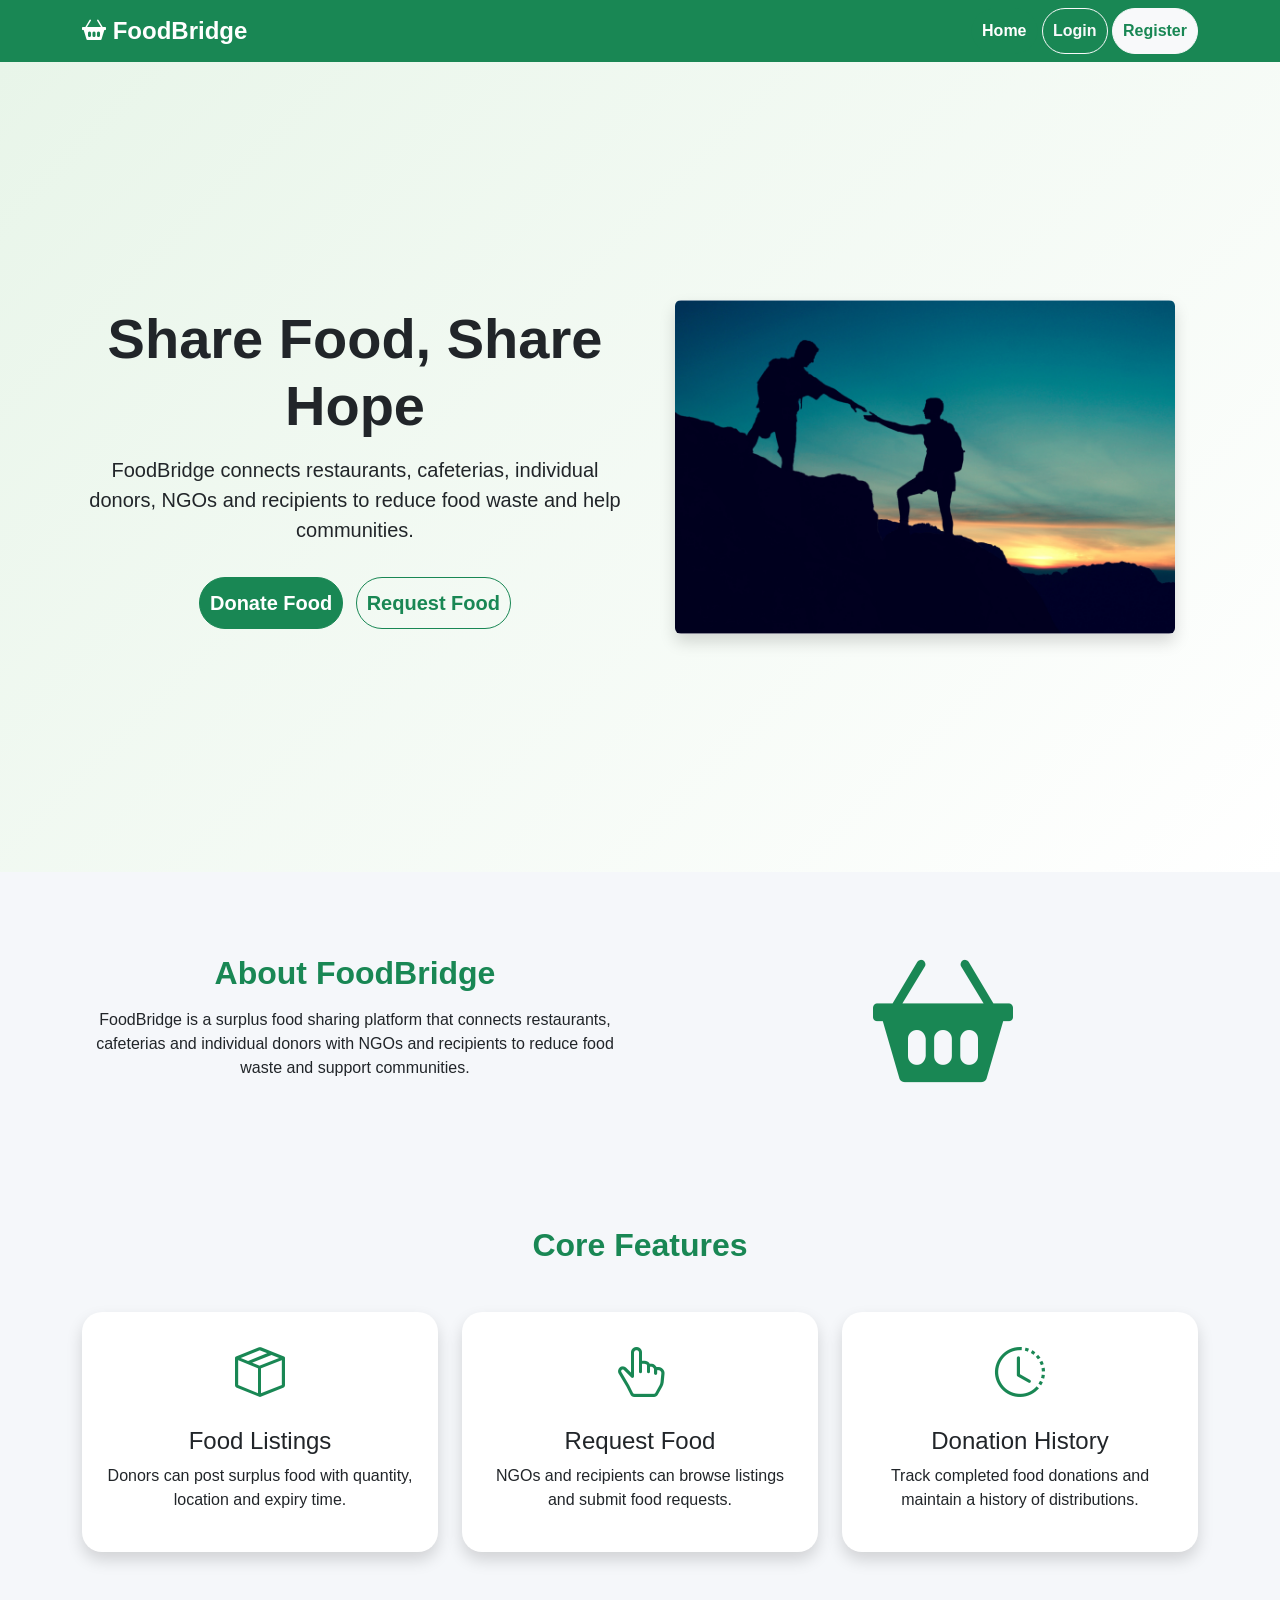
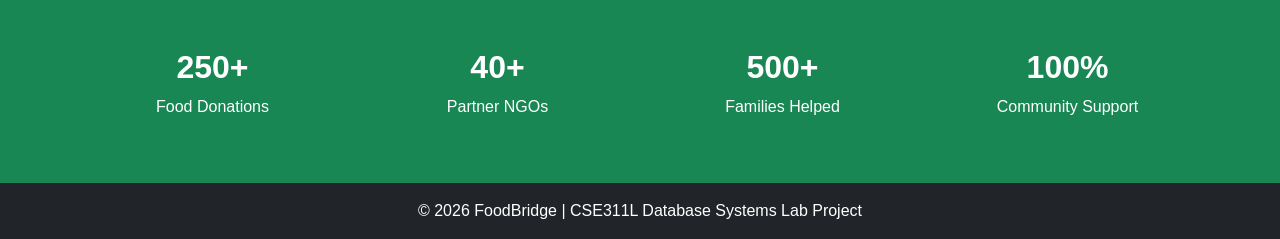
<file: index.html>
<!DOCTYPE html>
<html lang="en">
<head>
    <meta charset="UTF-8">
    <meta name="viewport" content="width=device-width, initial-scale=1.0">
    <title>FoodBridge</title>

    <!-- Bootstrap CSS -->
    <link href="https://cdn.jsdelivr.net/npm/bootstrap@5.3.7/dist/css/bootstrap.min.css" rel="stylesheet">
    <!-- Bootstrap Icons -->
    <link rel="stylesheet" href="https://cdn.jsdelivr.net/npm/bootstrap-icons@1.13.1/font/bootstrap-icons.min.css">
    <!-- Custom CSS -->
    <link rel="stylesheet" href="css/style.css">
</head>
<body>

    <!-- Navigation -->
    <nav class="navbar navbar-expand-lg navbar-dark bg-success">
        <div class="container">

            <a class="navbar-brand fw-bold" href="index.html">
                <i class="bi bi-basket2-fill"></i> FoodBridge
            </a>

            <div class="ms-auto">
                <a href="index.html" class="btn btn-success text-white">Home</a>
                <a href="login.html" class="btn btn-outline-light">Login</a>
                <a href="register.html" class="btn btn-light text-success">Register</a>
            </div>

        </div>
    </nav>

<!-- Hero Section -->
<section class="hero">

    <div class="container">

        <div class="row align-items-center">

            <!-- Left side: text -->

            <div class="col-md-6 text-center">

                <h1 class="display-4 fw-bold">
                    Share Food, Share Hope
                </h1>

                <p class="lead mt-3">
                    FoodBridge connects restaurants, cafeterias, individual donors,
                    NGOs and recipients to reduce food waste and help communities.
                </p>

                <a href="post-food.html" class="btn btn-success btn-lg mt-3 me-2">
                    Donate Food
                </a>

                <a href="food-listings.html" class="btn btn-outline-success btn-lg mt-3">
                    Request Food
                </a>

            </div>

            <!-- Right side: image -->

            <div class="col-md-6 text-center">

                <img src="images/food-share.png"
                     class="img-fluid rounded shadow"
                     alt="Food donation image"
                     width="500">

            </div>

        </div>

    </div>

</section>
    
    <section class="container py-5">

    <div class="row align-items-center">

        <div class="col-lg-6 text-center">

            <h2 class="fw-bold text-success">
                About FoodBridge
            </h2>

            <p class="mt-3">
                FoodBridge is a surplus food sharing platform that connects restaurants,
                cafeterias and individual donors with NGOs and recipients to reduce food
                waste and support communities.
            </p>

        </div>

        <div class="col-lg-6 text-center ps-5">

            <i class="bi bi-basket2-fill text-success"
               style="font-size:140px;"></i>

        </div>

    </div>

    </section>


<section class="container py-5">

<h2 class="text-center fw-bold text-success mb-5">
Core Features
</h2>

<div class="row">

<div class="col-md-4">

<div class="card shadow border-0 p-4 text-center">

<i class="bi bi-box-seam text-success"
style="font-size:50px;"></i>

<h4 class="mt-3">
Food Listings
</h4>

<p>
Donors can post surplus food with quantity,
location and expiry time.
</p>

</div>

</div>

<div class="col-md-4">

<div class="card shadow border-0 p-4 text-center">

<i class="bi bi-hand-index-thumb text-success"
style="font-size:50px;"></i>

<h4 class="mt-3">
Request Food
</h4>

<p>
NGOs and recipients can browse listings
and submit food requests.
</p>

</div>

</div>

<div class="col-md-4">

<div class="card shadow border-0 p-4 text-center">

<i class="bi bi-clock-history text-success"
style="font-size:50px;"></i>

<h4 class="mt-3">
Donation History
</h4>

<p>
Track completed food donations and maintain
a history of distributions.
</p>

</div>

</div>

</div>

</section>

<section class="bg-success text-white py-5">

<div class="container">

<div class="row text-center">

<div class="col-md-3">

<h2>250+</h2>

<p>Food Donations</p>

</div>

<div class="col-md-3">

<h2>40+</h2>

<p>Partner NGOs</p>

</div>

<div class="col-md-3">

<h2>500+</h2>

<p>Families Helped</p>

</div>

<div class="col-md-3">

<h2>100%</h2>

<p>Community Support</p>

</div>

</div>

</div>

</section>

<footer class="bg-dark text-white text-center p-3">

© 2026 FoodBridge | CSE311L Database Systems Lab Project

</footer>
<script src="https://cdn.jsdelivr.net/npm/bootstrap@5.3.7/dist/js/bootstrap.bundle.min.js"></script>
</body>
</html>
</file>
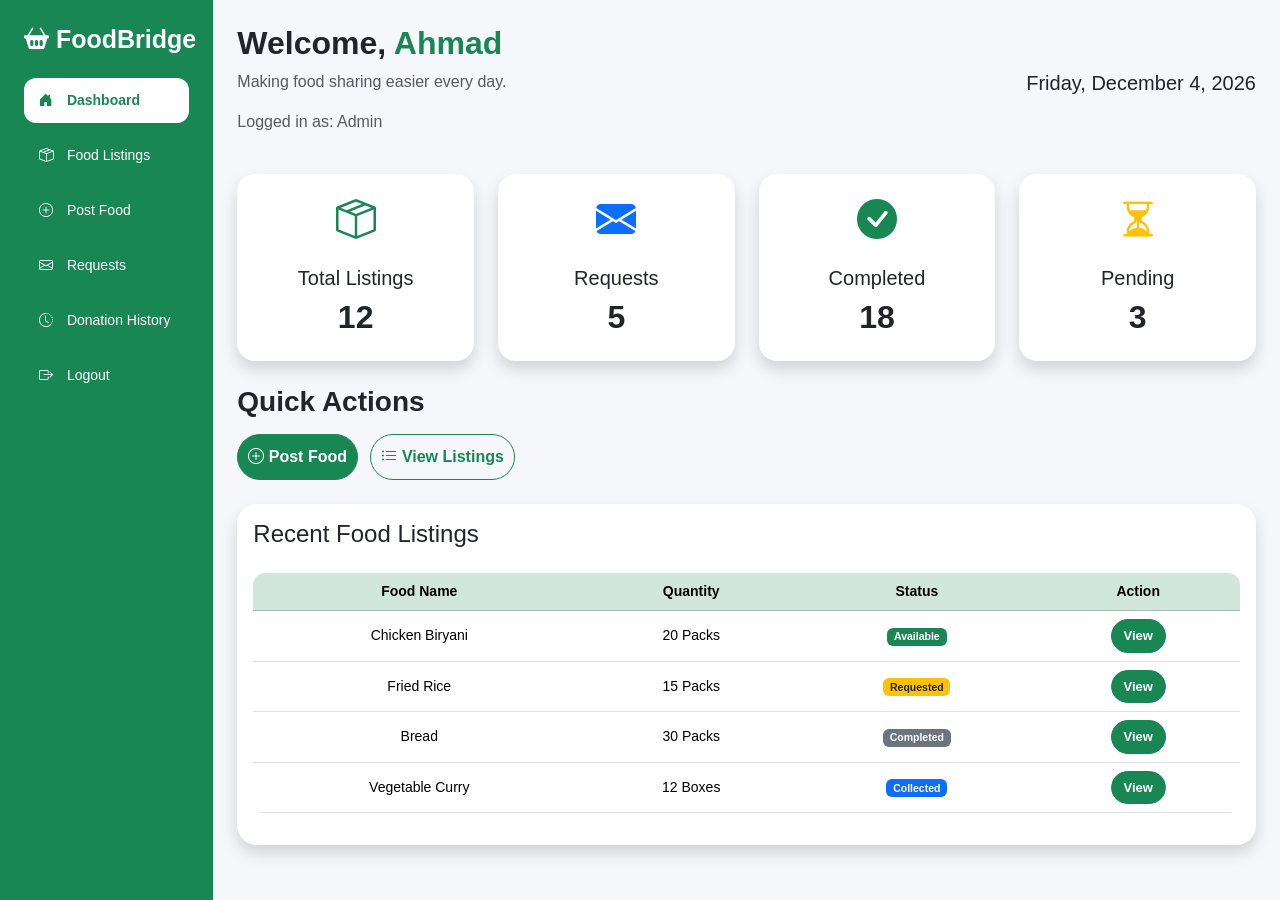
<file: dashboard.html>
<!DOCTYPE html>
<html lang="en">

<head>
    <meta charset="UTF-8">
    <meta name="viewport" content="width=device-width, initial-scale=1.0">
    <title>Dashboard - FoodBridge</title>

    <!-- Bootstrap CSS -->
    <link href="https://cdn.jsdelivr.net/npm/bootstrap@5.3.7/dist/css/bootstrap.min.css" rel="stylesheet">

    <!-- Bootstrap Icons -->
    <link rel="stylesheet"
        href="https://cdn.jsdelivr.net/npm/bootstrap-icons@1.13.1/font/bootstrap-icons.min.css">

    <!-- Custom CSS -->
    <link rel="stylesheet" href="css/style.css">
</head>

<body>

    <div class="container-fluid">

        <div class="row">

            <!-- Sidebar -->
            <div class="col-md-3 col-lg-2 sidebar p-4">

                <h3 class="text-white mb-4 sidebar-title">
                    <i class="bi bi-basket2-fill"></i> FoodBridge
                </h3>

                <a href="dashboard.html" class="active">
                    <i class="bi bi-house-door-fill"></i> Dashboard
                </a>

                <a href="food-listings.html">
                    <i class="bi bi-box-seam"></i> Food Listings
                </a>

                <a href="post-food.html">
                    <i class="bi bi-plus-circle"></i> Post Food
                </a>

                <a href="request-food.html">
                    <i class="bi bi-envelope"></i> Requests
                </a>

                <a href="donation-history.html">
                    <i class="bi bi-clock-history"></i> Donation History
                </a>

                <a href="index.html">
                    <i class="bi bi-box-arrow-right"></i> Logout
                </a>

            </div>

            <!-- Main Content -->
            <div class="col-md-9 col-lg-10 p-4">

                <div class="d-flex justify-content-between align-items-center mb-4">

    <div>

        <h2>

            Welcome,

            <span class="text-success">

                Ahmad

            </span>

        </h2>

        <p class="text-muted">

            Making food sharing easier every day.

        </p>

        <p class="text-muted">
         Logged in as: Admin
        </p>

    </div>

    <div class="text-end">

        <h5 id="currentDate"></h5>

    </div>

</div>

                <!-- Statistics Cards -->
                <div class="row">

                    <div class="col-md-6 col-lg-3 mb-4">
                        <div class="card shadow border-0 dashboard-card">
                            <div class="card-body text-center">
                                <i class="bi bi-box-seam text-success fs-1"></i>
                                <h5 class="mt-3">Total Listings</h5>
                                <h2>12</h2>
                            </div>
                        </div>
                    </div>

                    <div class="col-md-6 col-lg-3 mb-4">
                        <div class="card shadow border-0 dashboard-card">
                            <div class="card-body text-center">
                                <i class="bi bi-envelope-fill text-primary fs-1"></i>
                                <h5 class="mt-3">Requests</h5>
                                <h2>5</h2>
                            </div>
                        </div>
                    </div>

                    <div class="col-md-6 col-lg-3 mb-4">
                        <div class="card shadow border-0 dashboard-card">
                            <div class="card-body text-center">
                                <i class="bi bi-check-circle-fill text-success fs-1"></i>
                                <h5 class="mt-3">Completed</h5>
                                <h2>18</h2>
                            </div>
                        </div>
                    </div>

                    <div class="col-md-6 col-lg-3 mb-4">
                        <div class="card shadow border-0 dashboard-card">
                            <div class="card-body text-center">
                                <i class="bi bi-hourglass-split text-warning fs-1"></i>
                                <h5 class="mt-3">Pending</h5>
                                <h2>3</h2>
                            </div>
                        </div>
                    </div>

                </div>

                <!-- Quick Actions -->
                <div class="mb-4">

                    <h3 class="mb-3">Quick Actions</h3>

                    <a href="post-food.html" class="btn btn-success me-2">
                        <i class="bi bi-plus-circle"></i> Post Food
                    </a>

                    <a href="food-listings.html" class="btn btn-outline-success">
                        <i class="bi bi-list-ul"></i> View Listings
                    </a>

                </div>

                <!-- Recent Food Listings -->
                <div class="card shadow border-0">

                    <div class="card-body">

                        <h4 class="mb-4">
                            Recent Food Listings
                        </h4>

                        <div class="table-responsive">

                            <table class="table table-hover align-middle">

                                <thead class="table-success">

                                    <tr>
                                        <th>Food Name</th>
                                        <th>Quantity</th>
                                        <th>Status</th>
                                        <th>Action</th>
                                    </tr>

                                </thead>

                                <tbody>

                                    <tr>
                                        <td>Chicken Biryani</td>
                                        <td>20 Packs</td>
                                        <td>
                                            <span class="badge bg-success">
                                                Available
                                            </span>
                                        </td>
                                        <td>
                                            <a href="view-food.html" class="btn btn-success btn-sm">
                                                View
                                            </a>
                                        </td>
                                    </tr>

                                    <tr>
                                        <td>Fried Rice</td>
                                        <td>15 Packs</td>
                                        <td>
                                            <span class="badge bg-warning text-dark">
                                                Requested
                                            </span>
                                        </td>
                                        <td>
                                            <button class="btn btn-success btn-sm">
                                                View
                                            </button>
                                        </td>
                                    </tr>

                                    <tr>
                                        <td>Bread</td>
                                        <td>30 Packs</td>
                                        <td>
                                            <span class="badge bg-secondary">
                                                Completed
                                            </span>
                                        </td>
                                        <td>
                                            <button class="btn btn-success btn-sm">
                                                View
                                            </button>
                                        </td>
                                    </tr>

                                    <tr>
                                        <td>Vegetable Curry</td>
                                        <td>12 Boxes</td>
                                        <td>
                                            <span class="badge bg-primary">
                                                Collected
                                            </span>
                                        </td>
                                        <td>
                                            <button class="btn btn-success btn-sm">
                                                View
                                            </button>
                                        </td>
                                    </tr>

                                </tbody>

                            </table>

                        </div>

                    </div>

                </div>

            </div>

        </div>

    </div>
<!-- JavaScript for Current Date -->
    <script>

const options = {
    weekday:'long',
    year:'numeric',
    month:'long',
    day:'numeric'
};

document.getElementById("currentDate").innerHTML =
new Date().toLocaleDateString("en-US", options);

</script>

<!-- Bootstrap JS -->

    <script src="https://cdn.jsdelivr.net/npm/bootstrap@5.3.7/dist/js/bootstrap.bundle.min.js"></script>

</body>

</html>
</file>
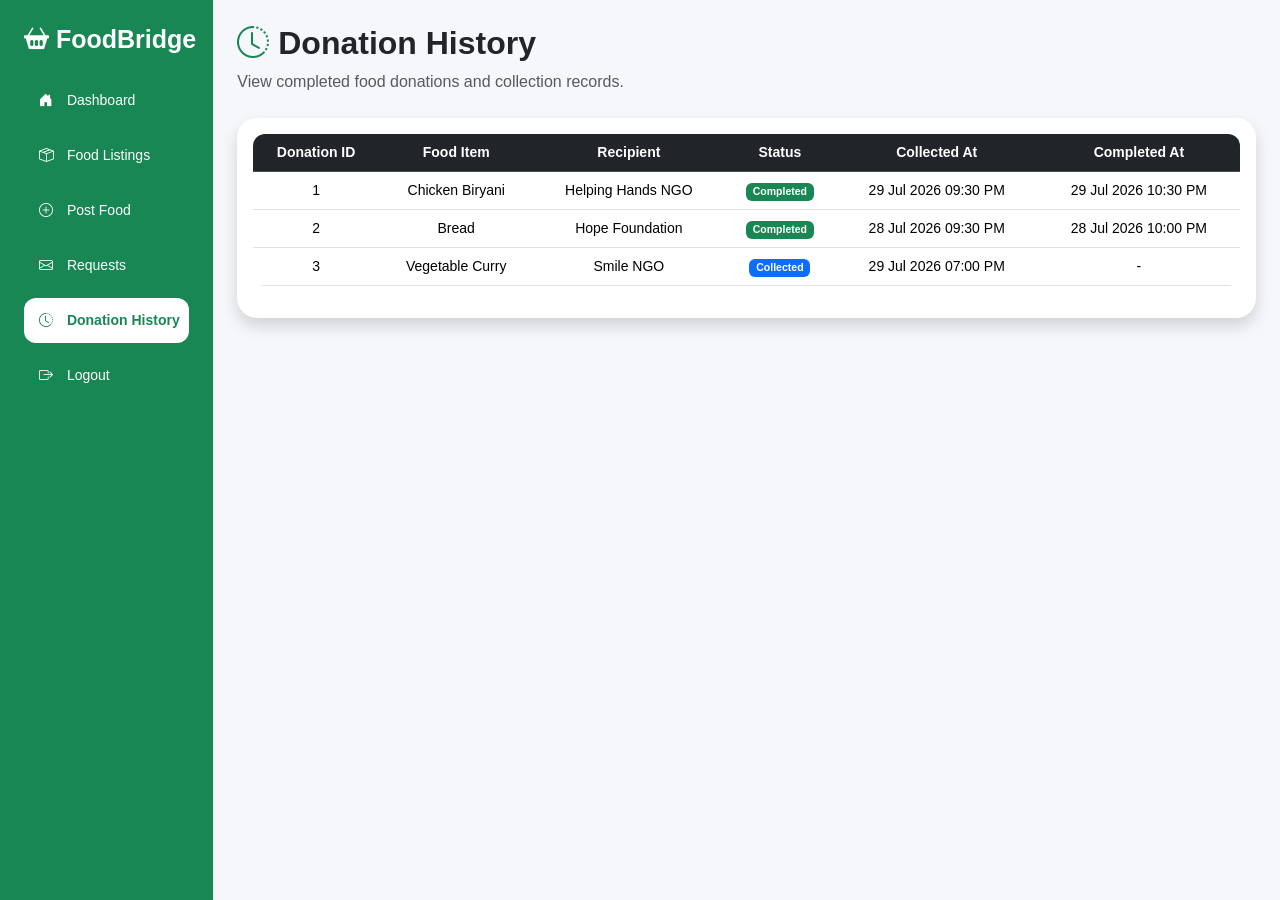
<file: donation-history.html>
<!DOCTYPE html>
<html lang="en">

<head>

<meta charset="UTF-8">
<meta name="viewport" content="width=device-width, initial-scale=1.0">

<title>Donation History - FoodBridge</title>

<link href="https://cdn.jsdelivr.net/npm/bootstrap@5.3.7/dist/css/bootstrap.min.css" rel="stylesheet">

<link rel="stylesheet"
href="https://cdn.jsdelivr.net/npm/bootstrap-icons@1.13.1/font/bootstrap-icons.min.css">

<link rel="stylesheet" href="css/style.css">

</head>

<body>

<div class="container-fluid">

<div class="row">

<!-- Sidebar -->

<div class="col-md-3 col-lg-2 sidebar p-4">

<h3 class="text-white mb-4 sidebar-title">
<i class="bi bi-basket2-fill"></i>
FoodBridge
</h3>

<a href="dashboard.html">
<i class="bi bi-house-door-fill"></i>
Dashboard
</a>

<a href="food-listings.html">
<i class="bi bi-box-seam"></i>
Food Listings
</a>

<a href="post-food.html">
<i class="bi bi-plus-circle"></i>
Post Food
</a>

<a href="request-food.html">
<i class="bi bi-envelope"></i>
Requests
</a>

<a href="donation-history.html" class="active">
<i class="bi bi-clock-history"></i>
Donation History
</a>

<a href="index.html">
<i class="bi bi-box-arrow-right"></i>
Logout
</a>

</div>

<!-- Main Content -->

<div class="col-md-9 col-lg-10 p-4">

<h2 class="fw-bold">

<i class="bi bi-clock-history text-success"></i>

Donation History

</h2>

<p class="text-muted">

View completed food donations and collection records.

</p>

<div class="card shadow border-0 mt-4">

<div class="card-body">

<div class="table-responsive">

<table class="table table-hover align-middle">

<thead class="table-dark">

<tr>

<th>Donation ID</th>
<th>Food Item</th>
<th>Recipient</th>
<th>Status</th>
<th>Collected At</th>
<th>Completed At</th>

</tr>

</thead>

<tbody>

<tr>

<td>1</td>

<td>Chicken Biryani</td>

<td>Helping Hands NGO</td>

<td>
<span class="badge bg-success">
Completed
</span>
</td>

<td>29 Jul 2026 09:30 PM</td>

<td>29 Jul 2026 10:30 PM</td>

</tr>

<tr>

<td>2</td>

<td>Bread</td>

<td>Hope Foundation</td>

<td>
<span class="badge bg-success">
Completed
</span>
</td>

<td>28 Jul 2026 09:30 PM</td>

<td>28 Jul 2026 10:00 PM</td>

</tr>

<tr>

<td>3</td>

<td>Vegetable Curry</td>

<td>Smile NGO</td>

<td>
<span class="badge bg-primary">
Collected
</span>
</td>

<td>29 Jul 2026 07:00 PM</td>

<td>-</td>

</tr>

</tbody>

</table>

</div>

</div>

</div>

</div>

</div>

</div>

<script src="https://cdn.jsdelivr.net/npm/bootstrap@5.3.7/dist/js/bootstrap.bundle.min.js"></script>

</body>

</html>
</file>
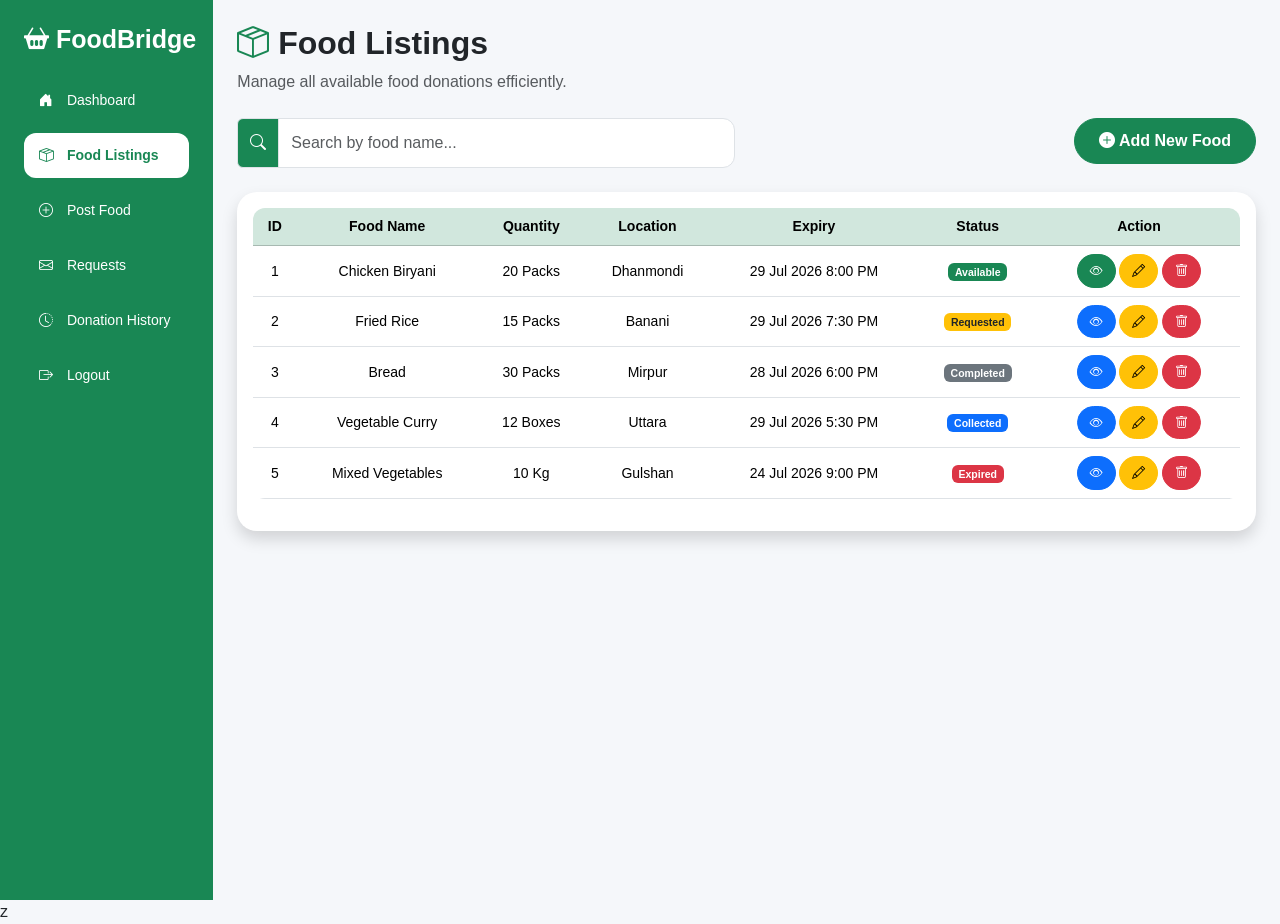
<file: food-listings.html>
<!DOCTYPE html>
<html lang="en">

<head>

    <meta charset="UTF-8">
    <meta name="viewport" content="width=device-width, initial-scale=1.0">

    <title>Food Listings - FoodBridge</title>

    <!-- Bootstrap -->
    <link href="https://cdn.jsdelivr.net/npm/bootstrap@5.3.7/dist/css/bootstrap.min.css" rel="stylesheet">

    <!-- Bootstrap Icons -->
    <link rel="stylesheet"
        href="https://cdn.jsdelivr.net/npm/bootstrap-icons@1.13.1/font/bootstrap-icons.min.css">

    <!-- CSS -->
    <link rel="stylesheet" href="css/style.css">

</head>

<body>

<div class="container-fluid">

<div class="row">

<!-- Sidebar -->

<div class="col-md-3 col-lg-2 sidebar p-4">

<h3 class="text-white mb-4 sidebar-title">

<i class="bi bi-basket2-fill"></i>

FoodBridge

</h3>

<a href="dashboard.html">
<i class="bi bi-house-door-fill"></i>
Dashboard
</a>

<a href="food-listings.html" class="active">
<i class="bi bi-box-seam"></i>
Food Listings
</a>

<a href="post-food.html">
<i class="bi bi-plus-circle"></i>
Post Food
</a>

<a href="request-food.html">
<i class="bi bi-envelope"></i>
Requests
</a>

<a href="donation-history.html">
<i class="bi bi-clock-history"></i>
Donation History
</a>

<a href="index.html">
<i class="bi bi-box-arrow-right"></i>
Logout
</a>

</div>

<!-- Main Content -->

<div class="col-md-9 col-lg-10 p-4">

<div class="d-flex justify-content-between align-items-center mb-4">

    <div>

        <h2 class="fw-bold">
            <i class="bi bi-box-seam text-success"></i>
            Food Listings
        </h2>

        <p class="text-muted mb-0">
            Manage all available food donations efficiently.
        </p>

    </div>

</div>

<div class="row mb-4">

<div class="col-md-6">

<div class="input-group">

    <span class="input-group-text bg-success text-white">

        <i class="bi bi-search"></i>

    </span>

    <input
        type="text"
        class="form-control"
        placeholder="Search by food name...">

</div>

</div>

<div class="col-md-6 text-md-end mt-3 mt-md-0">

<a href="post-food.html"
class="btn btn-success px-4">

<i class="bi bi-plus-circle-fill"></i>

Add New Food

</a>


</div>

</div>

<div class="card shadow border-0">

<div class="card-body">

<div class="table-responsive">

<table class="table table-hover align-middle">

<thead class="table-success">

<tr>

<th>ID</th>
<th>Food Name</th>
<th>Quantity</th>
<th>Location</th>
<th>Expiry</th>
<th>Status</th>
<th>Action</th>

</tr>

</thead>

<tbody>

<tr>

<td>1</td>

<td>Chicken Biryani</td>

<td>20 Packs</td>

<td>Dhanmondi</td>

<td>29 Jul 2026 8:00 PM</td>

<td>

<span class="badge bg-success">

Available

</span>

</td>

<td>

    <a href="view-food.html" class="btn btn-success btn-sm">
        <i class="bi bi-eye"></i>
    </a>


<button class="btn btn-sm btn-warning">

<i class="bi bi-pencil"></i>

</button>

<button class="btn btn-sm btn-danger">

<i class="bi bi-trash"></i>

</button>

</td>

</tr>

<tr>

<td>2</td>

<td>Fried Rice</td>

<td>15 Packs</td>

<td>Banani</td>

<td>29 Jul 2026 7:30 PM</td>

<td>

<span class="badge bg-warning text-dark">

Requested

</span>

</td>

<td>

<button class="btn btn-sm btn-primary">

<i class="bi bi-eye"></i>

</button>

<button class="btn btn-sm btn-warning">

<i class="bi bi-pencil"></i>

</button>

<button class="btn btn-sm btn-danger">

<i class="bi bi-trash"></i>

</button>

</td>

</tr>

<tr>

<td>3</td>

<td>Bread</td>

<td>30 Packs</td>

<td>Mirpur</td>

<td>28 Jul 2026 6:00 PM</td>

<td>

<span class="badge bg-secondary">

Completed

</span>

</td>

<td>

<button class="btn btn-sm btn-primary">

<i class="bi bi-eye"></i>

</button>

<button class="btn btn-sm btn-warning">

<i class="bi bi-pencil"></i>

</button>

<button class="btn btn-sm btn-danger">

<i class="bi bi-trash"></i>

</button>

</td>

</tr>

<tr>

<td>4</td>

<td>Vegetable Curry</td>

<td>12 Boxes</td>

<td>Uttara</td>

<td>29 Jul 2026 5:30 PM</td>

<td>

<span class="badge bg-primary">

Collected

</span>

</td>

<td>

<button class="btn btn-sm btn-primary">

<i class="bi bi-eye"></i>

</button>

<button class="btn btn-sm btn-warning">

<i class="bi bi-pencil"></i>

</button>

<button class="btn btn-sm btn-danger">

<i class="bi bi-trash"></i>

</button>

</td>

</tr>

<tr>

<td>5</td>

<td>Mixed Vegetables</td>

<td>10 Kg</td>

<td>Gulshan</td>

<td>24 Jul 2026 9:00 PM</td>

<td>

<span class="badge bg-danger">

Expired

</span>

</td>

<td>

<button class="btn btn-sm btn-primary">

<i class="bi bi-eye"></i>

</button>

<button class="btn btn-sm btn-warning">

<i class="bi bi-pencil"></i>

</button>

<button class="btn btn-sm btn-danger">

<i class="bi bi-trash"></i>

</button>

</td>

</tr>

</tbody>

</table>

</div>

</div>

</div>

</div>

</div>

</div>

<script src="https://cdn.jsdelivr.net/npm/bootstrap@5.3.7/dist/js/bootstrap.bundle.min.js"></script>

</body>

</html>

z
</file>
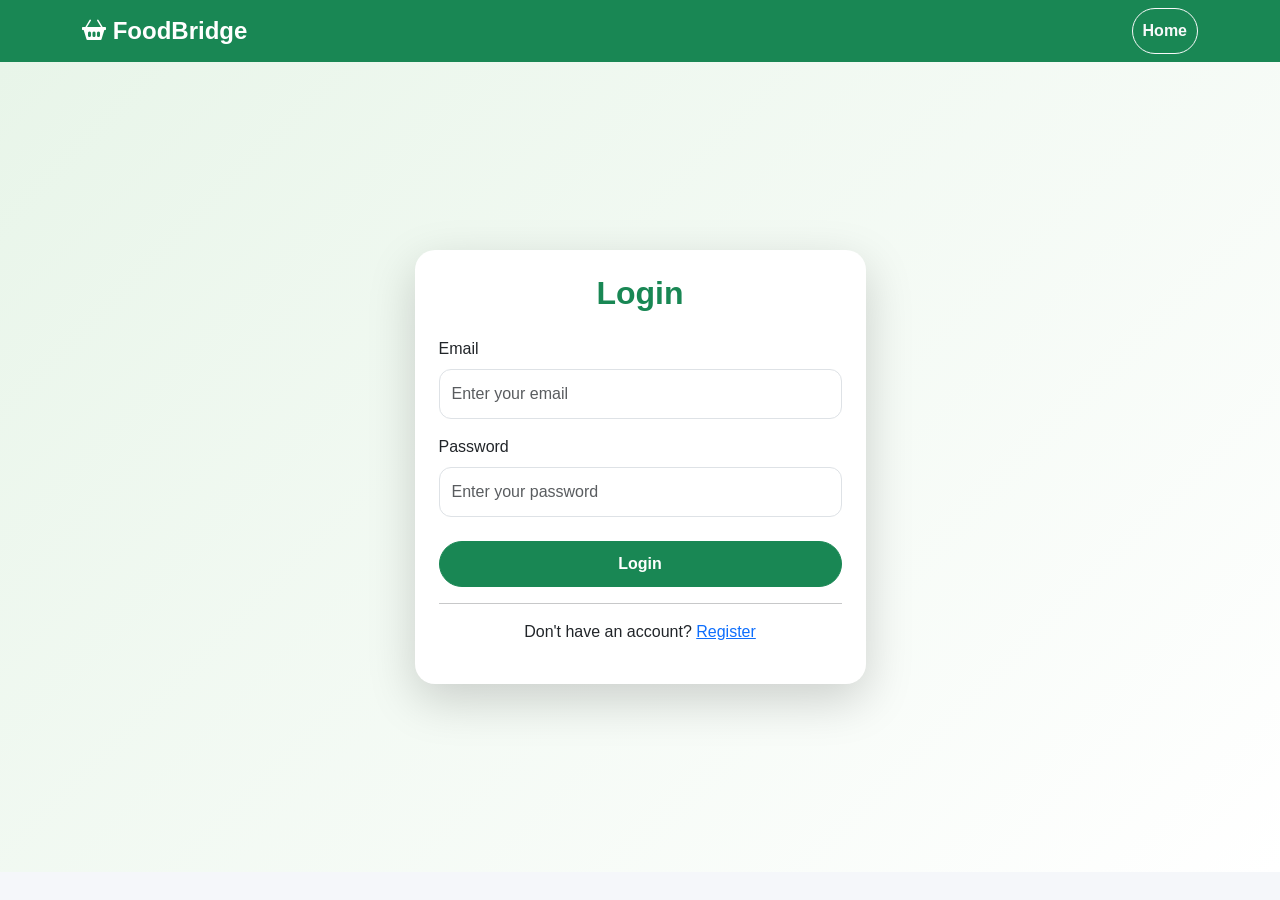
<file: login.html>
<!DOCTYPE html>
<html lang="en">

<head>

    <meta charset="UTF-8">

    <meta name="viewport"
          content="width=device-width, initial-scale=1.0">

    <title>Login - FoodBridge</title>

    <!-- Bootstrap -->
    <link href="https://cdn.jsdelivr.net/npm/bootstrap@5.3.7/dist/css/bootstrap.min.css" rel="stylesheet">

    <!-- Bootstrap Icons -->
    <link rel="stylesheet"
          href="https://cdn.jsdelivr.net/npm/bootstrap-icons@1.13.1/font/bootstrap-icons.min.css">

    <!-- CSS -->
    <link rel="stylesheet" href="css/style.css">

</head>

<body>

<nav class="navbar navbar-expand-lg navbar-dark bg-success">

<div class="container">

<a class="navbar-brand fw-bold"
href="index.html">

<i class="bi bi-basket2-fill"></i>
FoodBridge

</a>

<div class="ms-auto">

<a href="index.html"
class="btn btn-outline-light">

Home

</a>

</div>

</div>

</nav>

<section class="hero">

<div class="container">

<div class="row justify-content-center">

<div class="col-lg-5">

<div class="card shadow-lg border-0 p-4">

<h2 class="text-center text-success mb-4">

Login

</h2>

<form>

<div class="mb-3">

<label class="form-label">

Email

</label>

<input
type="email"
name="email"
class="form-control"
placeholder="Enter your email"
required>

</div>

<div class="mb-4">

<label class="form-label">

Password

</label>

<input
type="password"
name="password"
class="form-control"
placeholder="Enter your password"
required>

</div>

<div class="d-grid">

<button
class="btn btn-success">

Login

</button>

</div>

</form>

<hr>

<p class="text-center">

Don't have an account?

<a href="register.html">

Register

</a>

</p>

</div>

</div>

</div>

</div>

</section>

<script src="https://cdn.jsdelivr.net/npm/bootstrap@5.3.7/dist/js/bootstrap.bundle.min.js"></script>

</body>

</html>
</file>
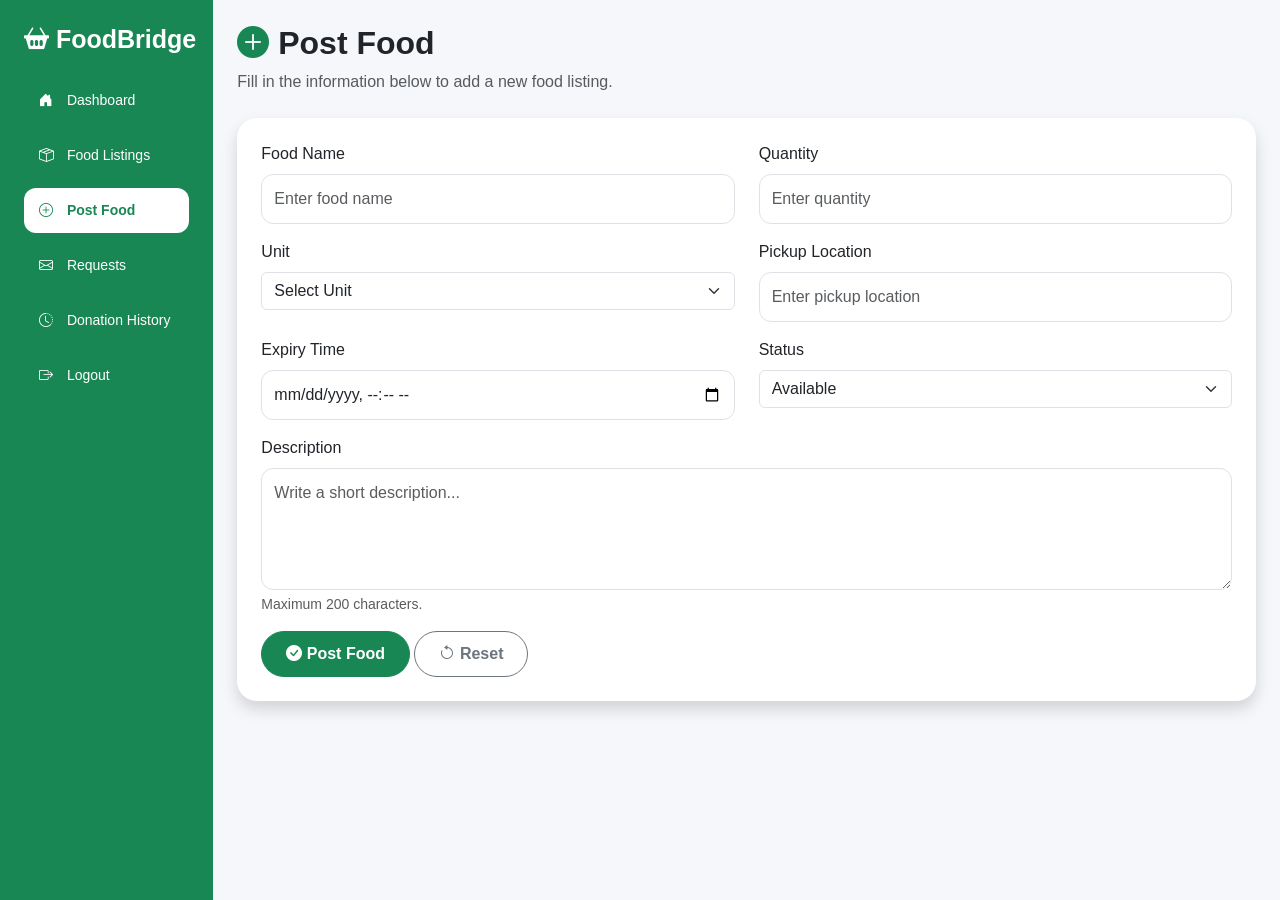
<file: post-food.html>
<!DOCTYPE html>
<html lang="en">

<head>

    <meta charset="UTF-8">
    <meta name="viewport" content="width=device-width, initial-scale=1.0">

    <title>Post Food - FoodBridge</title>

    <!-- Bootstrap CSS -->
    <link href="https://cdn.jsdelivr.net/npm/bootstrap@5.3.7/dist/css/bootstrap.min.css" rel="stylesheet">

    <!-- Bootstrap Icons -->
    <link rel="stylesheet"
        href="https://cdn.jsdelivr.net/npm/bootstrap-icons@1.13.1/font/bootstrap-icons.min.css">

    <!-- Custom CSS -->
    <link rel="stylesheet" href="css/style.css">

</head>

<body>

<div class="container-fluid">

<div class="row">

<!-- Sidebar -->

<div class="col-md-3 col-lg-2 sidebar p-4">

<h3 class="text-white mb-4 sidebar-title">
<i class="bi bi-basket2-fill"></i>
FoodBridge
</h3>

<a href="dashboard.html">
<i class="bi bi-house-door-fill"></i>
Dashboard
</a>

<a href="food-listings.html">
<i class="bi bi-box-seam"></i>
Food Listings
</a>

<a href="post-food.html" class="active">
<i class="bi bi-plus-circle"></i>
Post Food
</a>

<a href="request-food.html">
<i class="bi bi-envelope"></i>
Requests
</a>

<a href="donation-history.html">
<i class="bi bi-clock-history"></i>
Donation History
</a>

<a href="index.html">
<i class="bi bi-box-arrow-right"></i>
Logout
</a>

</div>

<!-- Main Content -->

<div class="col-md-9 col-lg-10 p-4">

<h2 class="fw-bold">

<i class="bi bi-plus-circle-fill text-success"></i>

Post Food

</h2>

<p class="text-muted">

Fill in the information below to add a new food listing.

</p>

<div class="card shadow border-0 mt-4">

<div class="card-body p-4">

<form method="POST">

<div class="row">

<div class="col-md-6 mb-3">

<label class="form-label">

Food Name

</label>

<input
type="text"
name="food_name"
class="form-control"
placeholder="Enter food name"
required>

</div>

<div class="col-md-6 mb-3">

<label class="form-label">

Quantity

</label>

<input
type="number"
name="quantity"
class="form-control"
placeholder="Enter quantity"
required>

</div>

<div class="col-md-6 mb-3">

<label class="form-label">

Unit

</label>

<select name="unit" class="form-select" required>

<option selected disabled>

Select Unit

</option>

<option>Packs</option>

<option>Kg</option>

<option>Boxes</option>

<option>Plates</option>

<option>Cups</option>

</select>

</div>

<div class="col-md-6 mb-3">

<label class="form-label">

Pickup Location

</label>

<input
type="text"
name="location"
class="form-control"
placeholder="Enter pickup location"
required>

</div>

<div class="col-md-6 mb-3">

<label class="form-label">

Expiry Time

</label>

<input
type="datetime-local"
name="expiry_time"
class="form-control"
required>

</div>

<div class="col-md-6 mb-3">

<label class="form-label">

Status

</label>

<select name="status" class="form-select">

<option>Available</option>

</select>

</div>

<div class="col-12 mb-3">

<label class="form-label">

Description

</label>

<textarea
name="description"
class="form-control"
rows="4"
maxlength="200"
placeholder="Write a short description..."></textarea>

<div class="form-text">

Maximum 200 characters.

</div>

</div>

<div class="col-12">

<button
type="submit"
name="post_food"
class="btn btn-success px-4">

<i class="bi bi-check-circle-fill"></i>

Post Food

</button>

<button
type="reset"
class="btn btn-outline-secondary px-4">

<i class="bi bi-arrow-counterclockwise"></i>

Reset

</button>

</div>

</div>

<div class="alert alert-success d-none mt-4" id="successMessage">

<i class="bi bi-check-circle-fill"></i>

Food item added! Thanks for helping reduce food waste.

</div>

</form>

</div>

</div>

</div>

</div>

</div>

<script>

const form = document.querySelector("form");

form.addEventListener("submit", function(e){

e.preventDefault();

document
.getElementById("successMessage")
.classList.remove("d-none");

});

</script>

<script src="https://cdn.jsdelivr.net/npm/bootstrap@5.3.7/dist/js/bootstrap.bundle.min.js"></script>

</body>

</html>
</file>
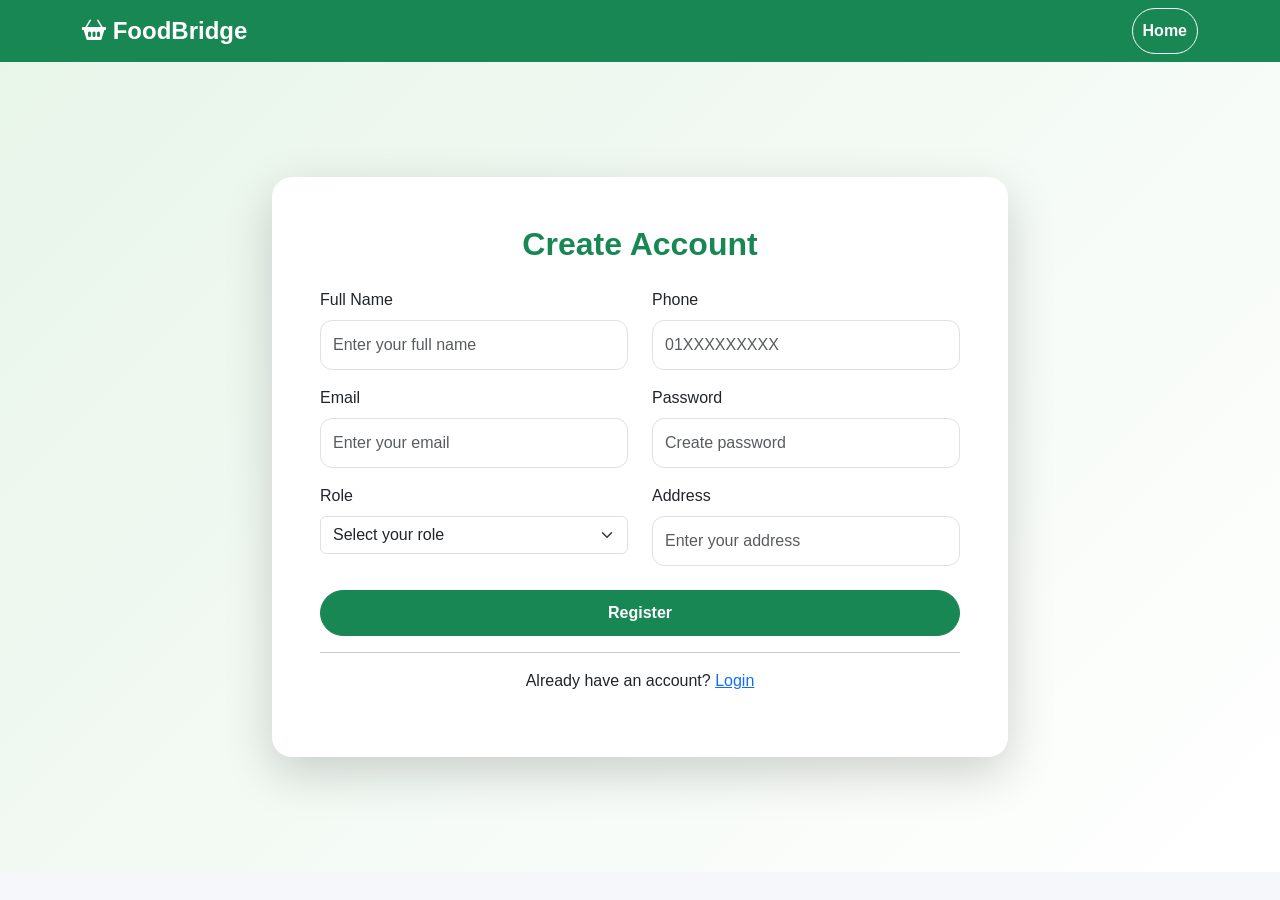
<file: register.html>
<!DOCTYPE html>
<html lang="en">

<head>

    <meta charset="UTF-8">
    <meta name="viewport" content="width=device-width, initial-scale=1.0">

    <title>Register - FoodBridge</title>

    <!-- Bootstrap CSS -->
    <link href="https://cdn.jsdelivr.net/npm/bootstrap@5.3.7/dist/css/bootstrap.min.css" rel="stylesheet">

    <!-- Bootstrap Icons -->
    <link rel="stylesheet"
        href="https://cdn.jsdelivr.net/npm/bootstrap-icons@1.13.1/font/bootstrap-icons.min.css">

    <!-- Custom CSS -->
    <link rel="stylesheet" href="css/style.css">

</head>

<body>

    <!-- Navbar -->
    <nav class="navbar navbar-expand-lg navbar-dark bg-success">

        <div class="container">

            <a class="navbar-brand fw-bold" href="index.html">
                <i class="bi bi-basket2-fill"></i> FoodBridge
            </a>

            <a href="index.html" class="btn btn-outline-light">
                Home
            </a>

        </div>

    </nav>

    <!-- Register Section -->
    <section class="hero">

        <div class="container">

            <div class="row justify-content-center">

                <div class="col-lg-8">

                    <div class="card shadow-lg border-0 p-5">

                        <h2 class="text-center text-success mb-4">
                            Create Account
                        </h2>

<form method="POST">

<div class="row">

<!-- Full Name -->
<div class="col-md-6 mb-3">
<label class="form-label">Full Name</label>
<input
type="text"
name="full_name"
class="form-control"
placeholder="Enter your full name">
</div>

                                <!-- Phone -->
                                <div class="col-md-6 mb-3">
                                    <label class="form-label">Phone</label>
                                    <input type="text" name="phone" class="form-control"
                                        placeholder="01XXXXXXXXX">
                                </div>

                                <!-- Email -->
                                <div class="col-md-6 mb-3">
                                    <label class="form-label">Email</label>
                                    <input type="email" name="email" class="form-control"
                                        placeholder="Enter your email"
                                        required>
                                </div>

                                <!-- Password -->
                                <div class="col-md-6 mb-3">
                                    <label class="form-label">Password</label>
                                    <input type="password" name="password" class="form-control"
                                        placeholder="Create password"
                                        minlength="8"
                                        required>
                                </div>

                                <!-- Role -->
                                <div class="col-md-6 mb-3">
                                    <label class="form-label">Role</label>

                                    <select name="role" class="form-select">

                                        <option selected disabled>Select your role</option>

                                        <option>Donor</option>
                                        <option>NGO</option>
                                        <option>Recipient</option>
                                        <option>Admin</option>

                                    </select>

                                </div>

                                <!-- Address -->
                                <div class="col-md-6 mb-4">
                                    <label class="form-label">Address</label>
                                    <input type="text" class="form-control"
                                        placeholder="Enter your address">
                                </div>

                            </div>

                            <div class="d-grid">

                                <button type="submit" class="btn btn-success">

                                    Register

                                </button>

                            </div>

                        </form>

                        <hr>

                        <p class="text-center">

                            Already have an account?

                            <a href="login.html">

                                Login

                            </a>

                        </p>

                    </div>

                </div>

            </div>

        </div>

    </section>

    <script src="https://cdn.jsdelivr.net/npm/bootstrap@5.3.7/dist/js/bootstrap.bundle.min.js"></script>

</body>

</html>
</file>
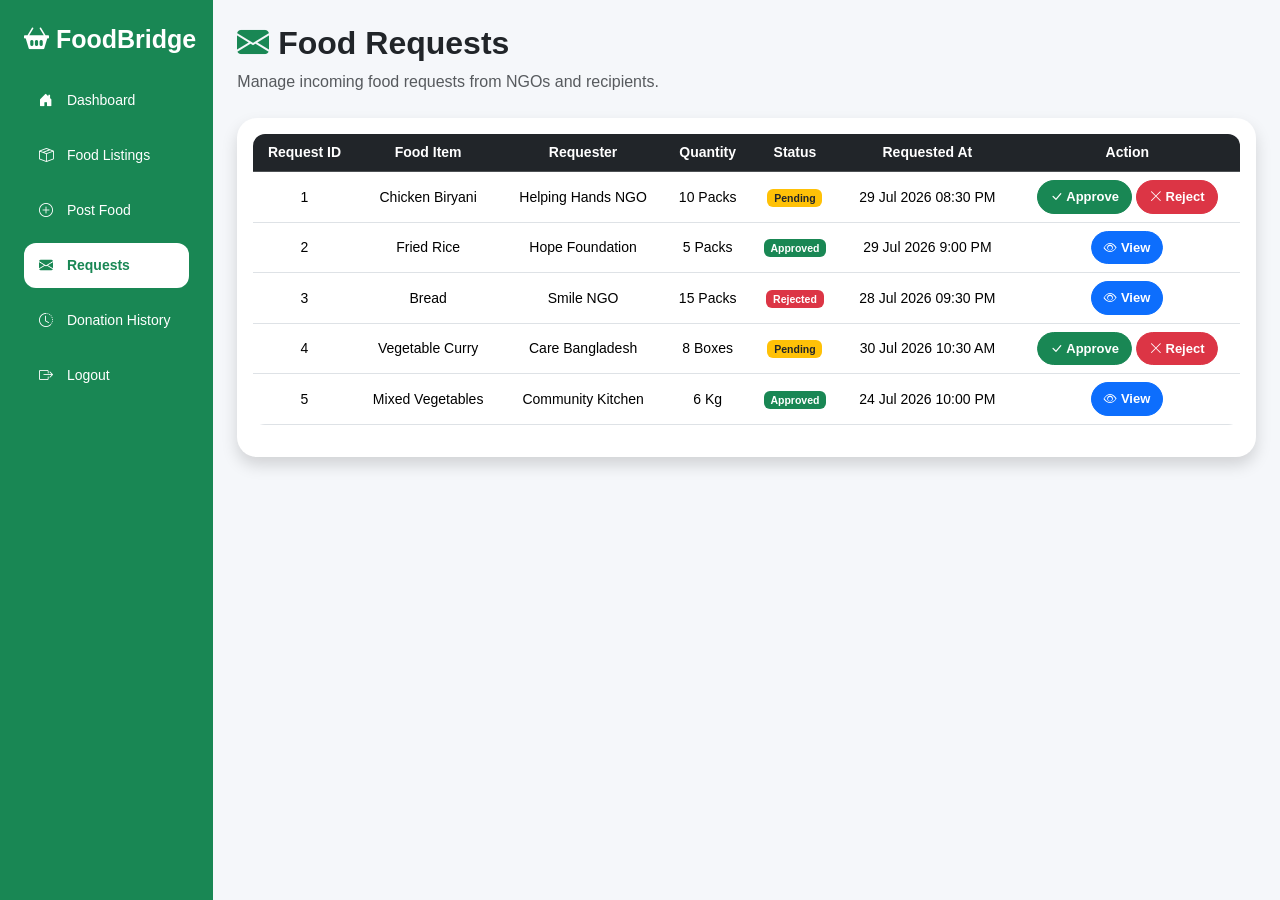
<file: request-food.html>
<!DOCTYPE html>
<html lang="en">

<head>

    <meta charset="UTF-8">
    <meta name="viewport" content="width=device-width, initial-scale=1.0">

    <title>Requests - FoodBridge</title>

    <!-- Bootstrap -->
    <link href="https://cdn.jsdelivr.net/npm/bootstrap@5.3.7/dist/css/bootstrap.min.css" rel="stylesheet">

    <!-- Bootstrap Icons -->
    <link rel="stylesheet"
        href="https://cdn.jsdelivr.net/npm/bootstrap-icons@1.13.1/font/bootstrap-icons.min.css">

    <!-- Custom CSS -->
    <link rel="stylesheet" href="css/style.css">

</head>

<body>

<div class="container-fluid">

<div class="row">

<!-- Sidebar -->

<div class="col-md-3 col-lg-2 sidebar p-4">

<h3 class="text-white mb-4 sidebar-title">

<i class="bi bi-basket2-fill"></i>

FoodBridge

</h3>

<a href="dashboard.html">
<i class="bi bi-house-door-fill"></i>
Dashboard
</a>

<a href="food-listings.html">
<i class="bi bi-box-seam"></i>
Food Listings
</a>

<a href="post-food.html">
<i class="bi bi-plus-circle"></i>
Post Food
</a>

<a href="request-food.html" class="active">
<i class="bi bi-envelope-fill"></i>
Requests
</a>

<a href="donation-history.html">
<i class="bi bi-clock-history"></i>
Donation History
</a>

<a href="index.html">
<i class="bi bi-box-arrow-right"></i>
Logout
</a>

</div>

<!-- Main Content -->

<div class="col-md-9 col-lg-10 p-4">

<h2 class="fw-bold">

<i class="bi bi-envelope-fill text-success"></i>

Food Requests

</h2>

<p class="text-muted">

Manage incoming food requests from NGOs and recipients.

</p>

<div class="card shadow border-0 mt-4">

<div class="card-body">

<div class="table-responsive">

<table class="table table-hover align-middle">

<thead class="table-dark">

<tr>

<th>Request ID</th>
<th>Food Item</th>
<th>Requester</th>
<th>Quantity</th>
<th>Status</th>
<th>Requested At</th>
<th>Action</th>

</tr>

</thead>

<tbody>

<tr>

<td>1</td>

<td>Chicken Biryani</td>

<td>Helping Hands NGO</td>

<td>10 Packs</td>

<td>

<span class="badge bg-warning text-dark">

Pending

</span>

</td>

<td>

29 Jul 2026 08:30 PM

</td>

<td>

<button class="btn btn-success btn-sm">

<i class="bi bi-check-lg"></i>

Approve

</button>

<button class="btn btn-danger btn-sm">

<i class="bi bi-x-lg"></i>

Reject

</button>

</td>

</tr>

<tr>

<td>2</td>

<td>Fried Rice</td>

<td>Hope Foundation</td>

<td>5 Packs</td>

<td>

<span class="badge bg-success">

Approved

</span>

</td>

<td>

29 Jul 2026 9:00 PM

</td>

<td>

<a href="view-food.html" class="btn btn-primary btn-sm">

<i class="bi bi-eye"></i>

View

</a>

</td>

</tr>

<tr>

<td>3</td>

<td>Bread</td>

<td>Smile NGO</td>

<td>15 Packs</td>

<td>

<span class="badge bg-danger">

Rejected

</span>

</td>

<td>

28 Jul 2026 09:30 PM

</td>

<td>

<button class="btn btn-primary btn-sm">

<i class="bi bi-eye"></i>

View

</button>

</td>

</tr>

<tr>

<td>4</td>

<td>Vegetable Curry</td>

<td>Care Bangladesh</td>

<td>8 Boxes</td>

<td>

<span class="badge bg-warning text-dark">

Pending

</span>

</td>

<td>

30 Jul 2026 10:30 AM

</td>

<td>

<button class="btn btn-success btn-sm">

<i class="bi bi-check-lg"></i>

Approve

</button>

<button class="btn btn-danger btn-sm">

<i class="bi bi-x-lg"></i>

Reject

</button>

</td>

</tr>

<tr>

<td>5</td>

<td>Mixed Vegetables</td>

<td>Community Kitchen</td>

<td>6 Kg</td>

<td>

<span class="badge bg-success">

Approved

</span>

</td>

<td>

24 Jul 2026 10:00 PM

</td>

<td>

<button class="btn btn-primary btn-sm">

<i class="bi bi-eye"></i>

View

</button>

</td>

</tr>

</tbody>

</table>

</div>

</div>

</div>

</div>

</div>

</div>

<script src="https://cdn.jsdelivr.net/npm/bootstrap@5.3.7/dist/js/bootstrap.bundle.min.js"></script>

</body>

</html>
</file>
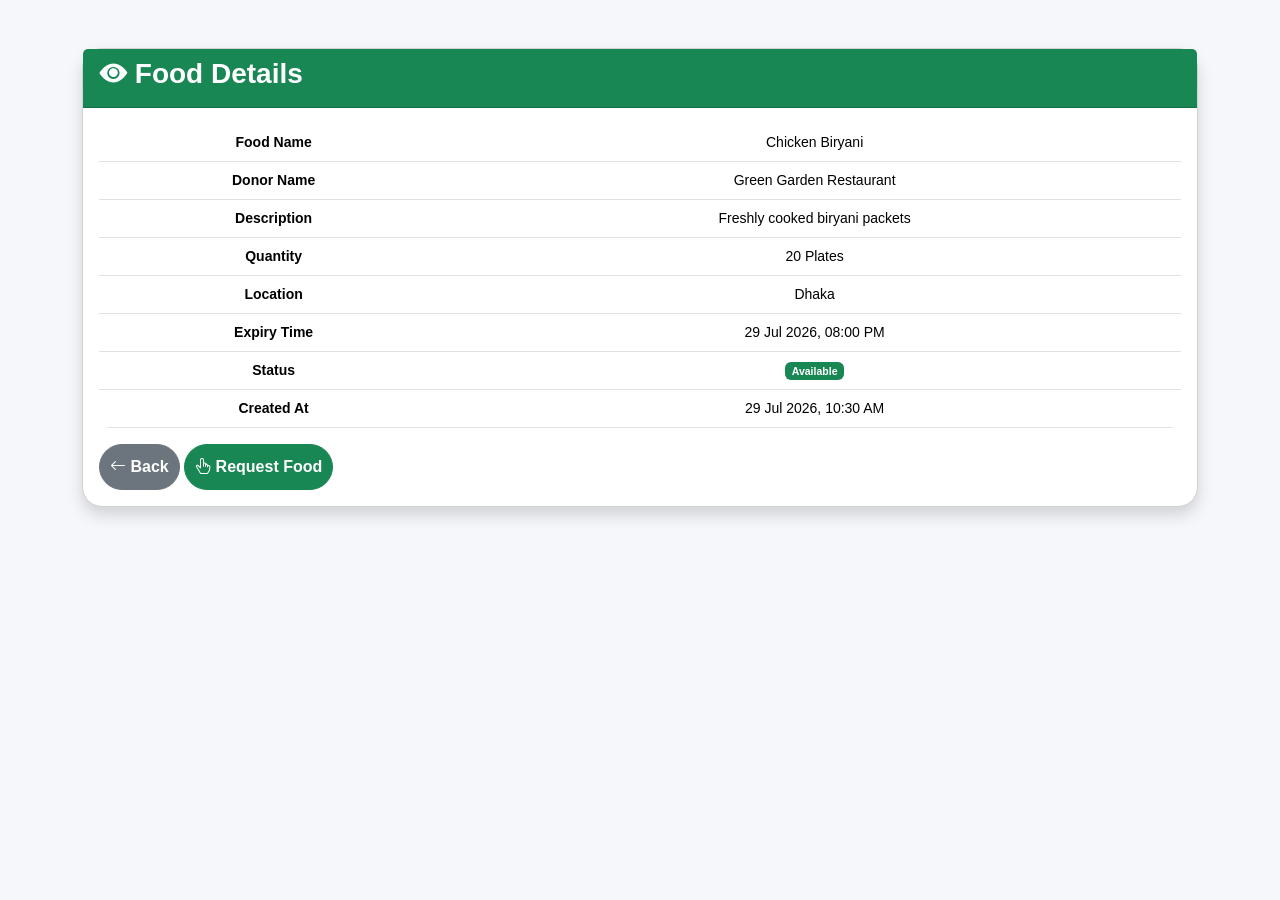
<file: view-food.html>
<!DOCTYPE html>
<html lang="en">

<head>

    <meta charset="UTF-8">
    <meta name="viewport" content="width=device-width, initial-scale=1.0">

    <title>View Food</title>

    <link href="https://cdn.jsdelivr.net/npm/bootstrap@5.3.7/dist/css/bootstrap.min.css"
        rel="stylesheet">

    <link rel="stylesheet"
        href="https://cdn.jsdelivr.net/npm/bootstrap-icons@1.13.1/font/bootstrap-icons.min.css">

    <link rel="stylesheet" href="css/style.css">

</head>

<body>

    <div class="container mt-5">

        <div class="card shadow">

            <div class="card-header bg-success text-white">

                <h3>
                    <i class="bi bi-eye-fill"></i>
                    Food Details
                </h3>

            </div>

            <div class="card-body">

                <table class="table">

                    <tr>
                        <th>Food Name</th>
                        <td>Chicken Biryani</td>
                    </tr>

                    <tr>
                        <th>Donor Name</th>
                        <td>Green Garden Restaurant</td>
                    </tr>

                    <tr>
                        <th>Description</th>
                        <td>Freshly cooked biryani packets</td>
                    </tr>

                    <tr>
                        <th>Quantity</th>
                        <td>20 Plates</td>
                    </tr>

                    <tr>
                        <th>Location</th>
                        <td>Dhaka</td>
                    </tr>

                    <tr>
                        <th>Expiry Time</th>
                        <td>29 Jul 2026, 08:00 PM</td>
                    </tr>

                    <tr>
                        <th>Status</th>
                        <td>
                            <span class="badge bg-success">
                                Available
                            </span>
                        </td>
                    </tr>

                    <tr>
                        <th>Created At</th>
                        <td>29 Jul 2026, 10:30 AM</td>
                    </tr>

                </table>

                <a href="food-listings.html" class="btn btn-secondary">
                    <i class="bi bi-arrow-left"></i>
                    Back
                </a>

                <button class="btn btn-success">
                    <i class="bi bi-hand-index-thumb"></i>
                    Request Food
                </button>

            </div>

        </div>

    </div>

    <script src="https://cdn.jsdelivr.net/npm/bootstrap@5.3.7/dist/js/bootstrap.bundle.min.js"></script>

</body>

</html>
</file>
<file: css/style.css>
body{
    font-family: Arial, Helvetica, sans-serif;
    background-color:#f8f9fa;
}

 .hero{
    background: linear-gradient(135deg,#e8f5e9,#ffffff);
    padding:90px 0;
} 


.card{
    transition:0.3s;
}

.card:hover{
    transform:translateY(-8px);
}

.btn{
    border-radius:30px;
    padding:10px 25px;
}

.hero{

    min-height:90vh;

    display:flex;

    align-items:center;

    background:linear-gradient(135deg,#e8f5e9,#ffffff);

}

.form-control{

    border-radius:12px;

    padding:12px;

}

.card{

    border-radius:20px;

}

.btn{

    border-radius:30px;

    padding:10px;

    font-weight:600;

}

.navbar-brand{

    font-size:24px;

}

h1,h2,h3{

    font-weight:700;

}


/* =========================
   Dashboard
========================= */

.sidebar{
    background:#198754;
    min-height:100vh;
    position:sticky;
    top:0;
}

.sidebar h3{
    font-weight:700;
    margin-bottom:30px;
}

.sidebar a{
    display:block;
    color:white;
    text-decoration:none;
    padding:12px 15px;
    margin-bottom:10px;
    border-radius:12px;
    transition:all 0.3s ease;
    font-size:14px;
}

.sidebar a i{
    margin-right:10px;
}

.sidebar a:hover{
    background:white;
    color:#198754;
    transform:translateX(6px);
}

.sidebar a.active{
    background:white;
    color:#198754;
    font-weight:bold;
    white-space: nowrap;
}

.dashboard-card{
    border-radius:18px;
    transition:all 0.3s ease;
    cursor:pointer;
}

.dashboard-card:hover{
    transform:translateY(-8px);
    box-shadow:0 15px 35px rgba(0,0,0,0.15);
}

.dashboard-card i{
    transition:0.3s;
}

.dashboard-card:hover i{
    transform:scale(1.15);
}

.table{
    border-radius:12px;
    overflow:hidden;
}

.table tbody tr{
    transition:0.25s;
}

.table tbody tr:hover{
    background:#f8f9fa;
}

.btn{
    transition:0.3s;
}

.btn:hover{
    transform:translateY(-2px);
}

body{
    background:#f5f7fa;
}

@media (max-width:768px){

.sidebar{

min-height:auto;

position:relative;

}

.sidebar a{

display:inline-block;

margin:5px;

}

}

.table {
    font-size: 14px;
}

/* Center all table columns */
.table th,
.table td {
    text-align: center;
    vertical-align: middle;
}

/* Make buttons a bit smaller */
.table .btn {
    font-size: 13px;
    padding: 6px 12px;
}

.sidebar-title {
    white-space: nowrap;
    font-size: 25px;
}
</file>
